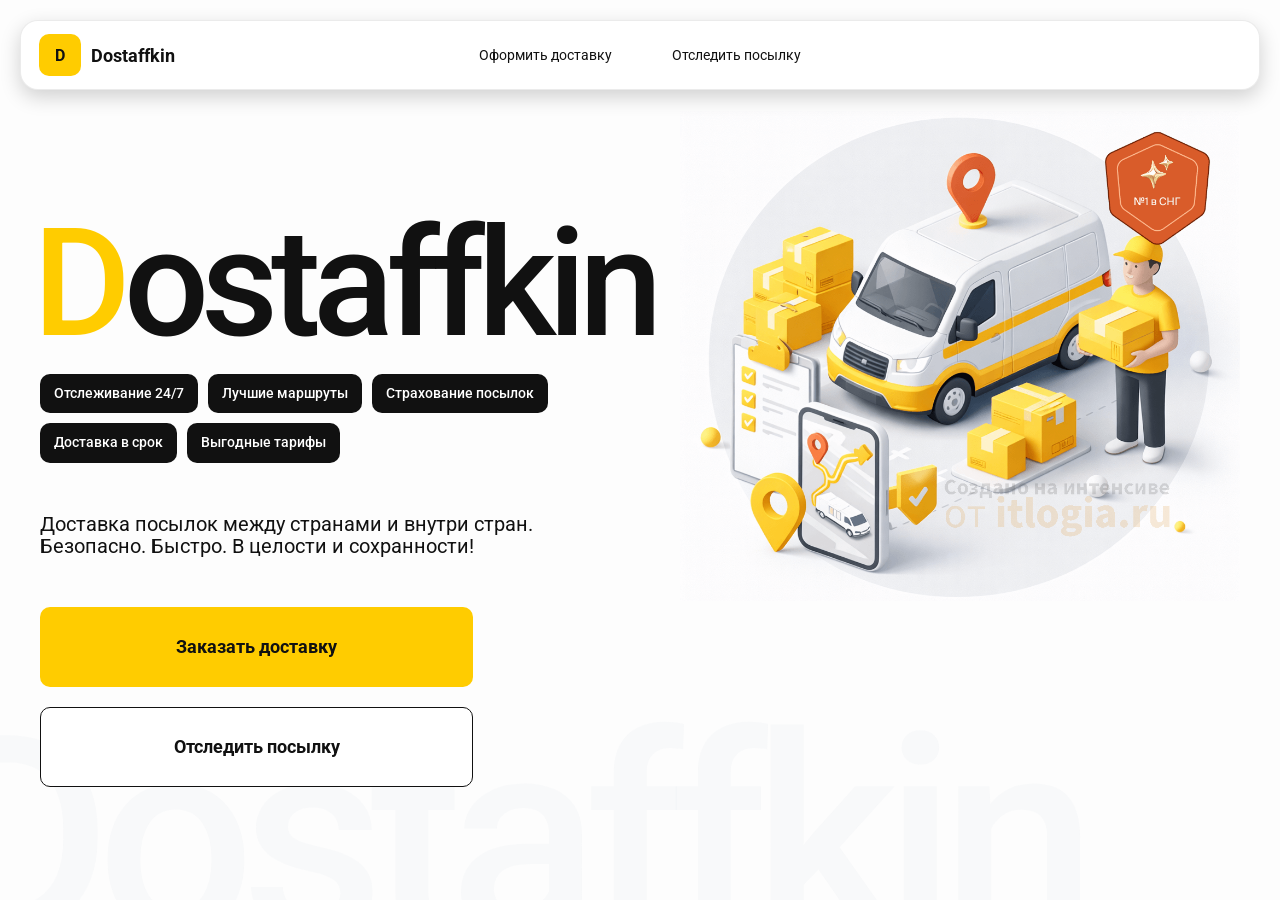
<file: index.html>
<!doctype html>
<html lang="ru">

<head>
    <meta charset="utf-8" />
    <meta name="viewport" content="width=device-width,initial-scale=1,maximum-scale=1,user-scalable=0" />
    <title>Dostaffkin — Доставка посылок между странами и внутри стран. Безопасно. Быстро. В целости и сохранности!
    </title>
    <link href="styles/base.css" rel="stylesheet" />
    <link href="styles/base_adaptive.css" rel="stylesheet" />
    <link href="styles/index.css" rel="stylesheet" />
    <link href="styles/index_adaptive.css" rel="stylesheet" />
</head>

<body>
    <div class="container">
        <header class="header">
            <a class="header-brand" href="#">
                <div class="header-logo">D</div>
                <div class="header-title">Dostaffkin</div>
            </a>
            <nav class="header-menu">
                <a class="header-link" href="./order.html">Оформить <span>доставку</span></a>
                <a class="header-link" href="./track.html">Отследить <span>посылку</span></a>
            </nav>
        </header>
        <main class="main">
            <section class="main-info">
                <div class="main-title">
                    <span>D</span>ostaffkin
                </div>
                <div class="main-features">
                    <div class="main-feature">Отслеживание 24/7</div>
                    <div class="main-feature">Лучшие маршруты</div>
                    <div class="main-feature">Страхование посылок</div>
                    <div class="main-feature">Доставка в срок</div>
                    <div class="main-feature">Выгодные тарифы</div>
                </div>
                <div class="main-description">
                    Доставка посылок между странами и внутри стран.
                    Безопасно. Быстро. В целости и сохранности!
                </div>
                <div class="main-actions">
                    <a class="button" type="button" href="./order.html">Заказать доставку</a>
                    <a class="button button-white" type="button" href="./track.html">Отследить посылку</a>
                </div>
            </section>
            <div class="main-title-ghost">Dostaffkin</div>
            <section class="main-image">
                <img src="images/main-image.png" alt="Main image" />
            </section>
        </main>
    </div>

</body>
</body>

</html>
</file>
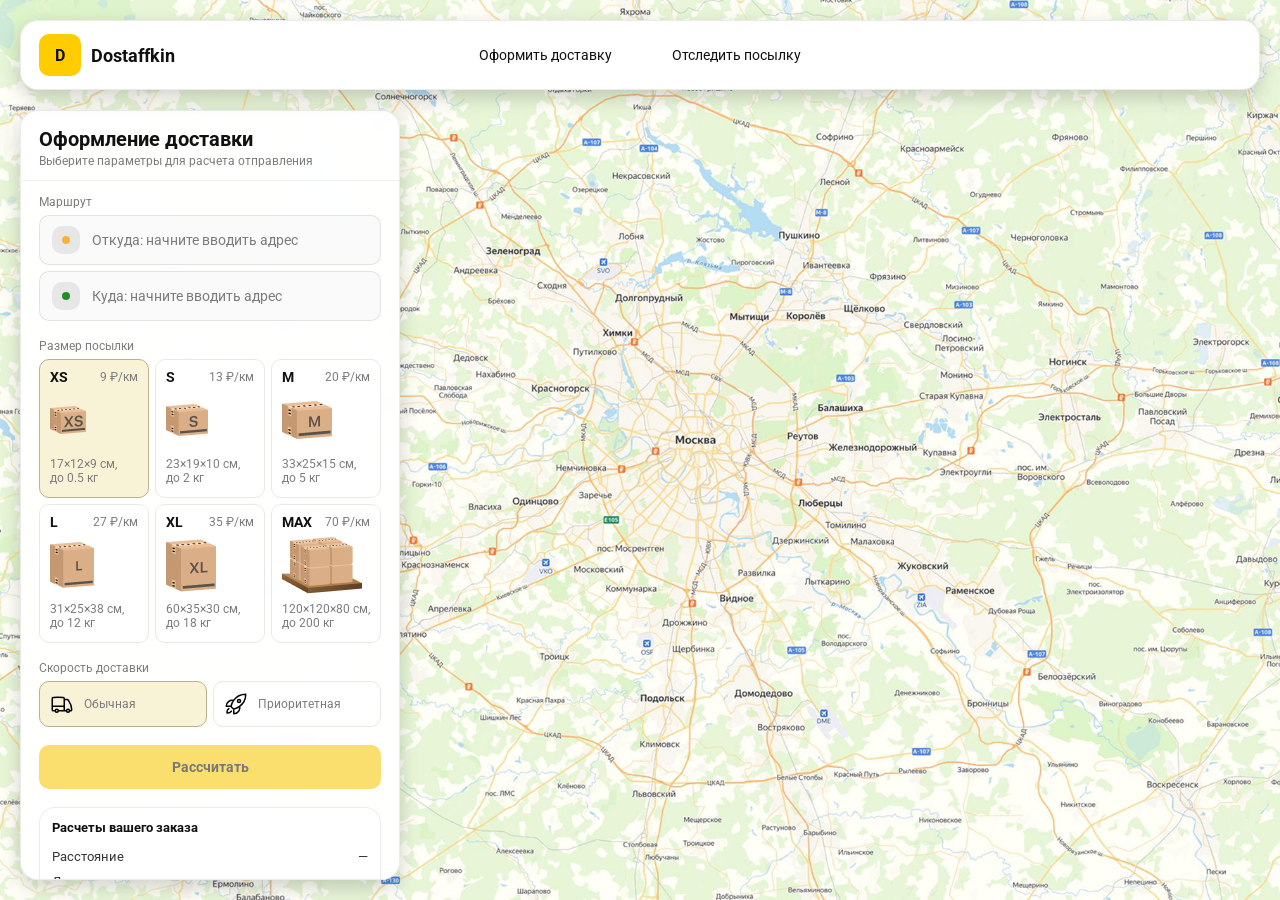
<file: order.html>
<!doctype html>
<html lang="ru">

<head>
    <meta charset="utf-8" />
    <meta name="viewport" content="width=device-width,initial-scale=1,maximum-scale=1,user-scalable=0" />
    <title>Оформление доставки</title>

    <link rel="stylesheet" href="styles/base.css" />
    <link rel="stylesheet" href="styles/base_adaptive.css" />

    <link rel="stylesheet" href="styles/order.css" />
    <link rel="stylesheet" href="styles/order_adaptive.css" />
</head>

<body>
    <div id="map"></div>
    <header class="header">
        <a class="header-brand" href="./index.html">
            <div class="header-logo">D</div>
            <div class="header-title">Dostaffkin</div>
        </a>
        <nav class="header-menu">
            <a class="header-link" href="#">Оформить <span>доставку</span></a>
            <a class="header-link" href="./track.html">Отследить <span>посылку</span></a>
        </nav>
    </header>
    <aside class="main" id="sidebar">

        <div class="main-header">
            <div class="main-title">Оформление доставки</div>
            <div class="main-text">Выберите параметры для расчета отправления</div>
        </div>
        <div class="main-content">
            <div class="main-route">
                <div class="main-block-title">Маршрут</div>
                <div class="main-fields">
                    <div class="main-field" id="fromField">
                        <div class="main-pin"></div>
                        <input id="from" placeholder="Откуда: начните вводить адрес" autocomplete="off" />
                        <div class="main-ac" id="fromAc" role="listbox" aria-label="Подсказки адресов"></div>
                    </div>

                    <div class="main-field" id="toField">
                        <div class="main-pin"></div>
                        <input id="to" placeholder="Куда: начните вводить адрес" autocomplete="off" />
                        <div class="main-ac" id="toAc" role="listbox" aria-label="Подсказки адресов"></div>
                    </div>
                </div>
            </div>
            <div class="main-package">
                <div class="main-block-title">Размер посылки</div>

                <div class="main-sizes">
                    <div class="main-size-card is-active" data-value="xs">
                        <div class="main-size-top">
                            <div class="main-size-label">XS</div>
                            <div class="main-size-rate">9 ₽/км</div>
                        </div>
                        <div class="main-size-media">
                            <img src="images/sizes/xs.png" alt="Короб XS" />
                        </div>
                        <div class="main-size-description">17×12×9 см,<br>до 0.5 кг</div>
                    </div>

                    <div class="main-size-card" data-value="s">
                        <div class="main-size-top">
                            <div class="main-size-label">S</div>
                            <div class="main-size-rate">13 ₽/км</div>
                        </div>
                        <div class="main-size-media">
                            <img src="images/sizes/s.png" alt="Короб S" />
                        </div>
                        <div class="main-size-description">23×19×10 см,<br>до 2 кг</div>
                    </div>

                    <div class="main-size-card" data-value="m">
                        <div class="main-size-top">
                            <div class="main-size-label">M</div>
                            <div class="main-size-rate">20 ₽/км</div>
                        </div>
                        <div class="main-size-media">
                            <img src="images/sizes/m.png" alt="Короб M" />
                        </div>
                        <div class="main-size-description">33×25×15 см,<br>до 5 кг</div>
                    </div>

                    <div class="main-size-card" data-value="l">
                        <div class="main-size-top">
                            <div class="main-size-label">L</div>
                            <div class="main-size-rate">27 ₽/км</div>
                        </div>
                        <div class="main-size-media">
                            <img src="images/sizes/l.png" alt="Короб L" />
                        </div>
                        <div class="main-size-description">31×25×38 см,<br>до 12 кг</div>
                    </div>

                    <div class="main-size-card" data-value="xl">
                        <div class="main-size-top">
                            <div class="main-size-label">XL</div>
                            <div class="main-size-rate">35 ₽/км</div>
                        </div>
                        <div class="main-size-media">
                            <img src="images/sizes/xl.png" alt="Короб XL" />
                        </div>
                        <div class="main-size-description">60×35×30 см,<br>до 18 кг</div>
                    </div>

                    <div class="main-size-card" data-value="max">
                        <div class="main-size-top">
                            <div class="main-size-label">MAX</div>
                            <div class="main-size-rate">70 ₽/км</div>
                        </div>
                        <div class="main-size-media main-size-media-palleta">
                            <img src="images/sizes/max.png" alt="Паллета" />
                        </div>
                        <div class="main-size-description">120×120×80 см,<br>до 200 кг</div>
                    </div>
                </div>
            </div>
           <div class="main-speed">
    <div class="main-block-title">Скорость доставки</div>

    <div class="main-speeds">
        <div class="main-speed-card is-active" data-value="regular">
            <img class="main-speed-media" src="images/icons/regular.svg" alt="Regular"/>
            <div class="main-speed-description">Обычная</div>
        </div>
        <div class="main-speed-card" data-value="fast">
            <img class="main-speed-media" src="images/icons/fast.svg" alt="Fast"/>
            <div class="main-speed-description">Приоритетная</div>
        </div>

    </div>
</div>
            <div class="main-calculate-block">
                <button id="calc" class="button calculate-button" type="button" disabled>Рассчитать</button>
            </div>
            <div class="main-result" id="result">
                <div class="main-result-title">Расчеты вашего заказа</div>
                <div class="main-result-lines">
                    <div class="main-result-line"><span>Расстояние</span><span id="distanceValue">—</span></div>
                    <div class="main-result-line"><span>Доставим через</span><span id="durationValue">—</span></div>
                    <div class="main-result-line"><span>Тариф</span><span id="rateValue">—</span></div>
                </div>
                <div class="main-price">
                    <div class="main-price-label">Итого</div>
                    <div class="main-price-value" id="totalValue">—</div>
                </div>
            </div>
            <div class="main-order-box">
                <div class="main-order-form" id="orderForm">
                    <div class="main-order-title">Оформление доставки</div>
                    <div class="main-block-info-row">
                        <div class="main-block-title">Контакты</div>
                        <div class="order-fields">
                            <div class="main-field">
                                <input id="customerName" placeholder="Ваше имя" autocomplete="off" />
                            </div>
                            <div class="main-field">
                                <input id="customerPhone" placeholder="Ваш телефон" autocomplete="off"
                                    inputmode="tel" />
                            </div>
                        </div>
                    </div>
                    <div class="main-block-info-row extra-info">
                        <div class="main-block-title">Дополнительная информация</div>
                        <div class="main-field textarea">
                            <textarea id="comment" placeholder="Детали доставки и комментарии"></textarea>
                        </div>
                    </div>
                    <button id="submit" class="button main-submit-request" type="button" disabled>Отправить
                        заявку
                    </button>
                </div>

                <div class="main-order-success" id="orderSuccess">
                    <div class="main-success-icon">✓</div>
                    <div class="main-success-title">Заявка отправлена!</div>
                    <div class="main-success-title">Номер отправления – <span id="orderId"></span></div>
                    <div class="main-success-subtitle">Мы скоро свяжемся с вами</div>
                </div>
            </div>
        </div>
    </aside>

</body>

</html>
</file>
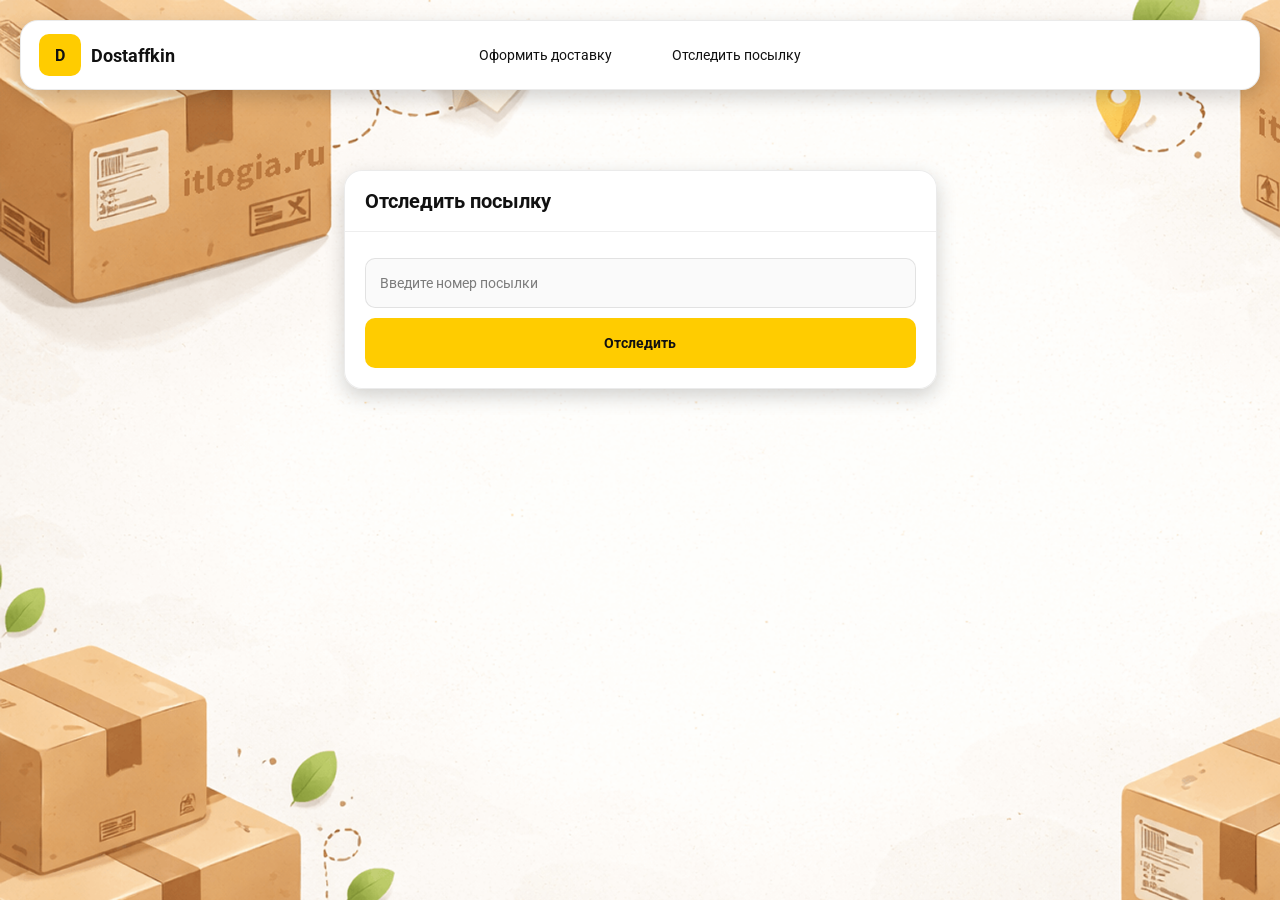
<file: track.html>
<!doctype html>
<html lang="ru">

<head>
    <meta charset="utf-8" />
    <meta name="viewport" content="width=device-width,initial-scale=1,maximum-scale=1,user-scalable=0" />
    <title>Отследить посылку</title>
    <link rel="stylesheet" href="styles/base.css" />
    <link rel="stylesheet" href="styles/base_adaptive.css" />

    <link rel="stylesheet" href="styles/track.css" />
    <link rel="stylesheet" href="styles/track_adaptive.css" />
</head>

<body>
    <div class="container">
        <header class="header">
            <a class="header-brand" href="./index.html">
                <div class="header-logo">D</div>
                <div class="header-title">Dostaffkin</div>
            </a>
            <nav class="header-menu">
                <a class="header-link" href="./order.html">Оформить <span>доставку</span></a>
                <a class="header-link" href="#">Отследить <span>посылку</span></a>
            </nav>
        </header>
        <main class="track-content">
            <section class="track-card track-search">
                <div class="track-title">Отследить посылку</div>
                <div class="track-action">
                    <div class="main-field track-field">
                        <input id="trackNumber" placeholder="Введите номер посылки" autocomplete="off" />
                    </div>
                    <button id="trackButton" class="button track-button" type="button">Отследить</button>
                </div>
            </section>
            <section class="track-card track-result" id="trackResult">
                <div class="track-result-header">
                    <div class="track-id" id="trackIdValue"></div>
                    <div class="track-routes">
                        <div class="track-route">
                            <div class="track-route-pin">
                                <svg xmlns="http://www.w3.org/2000/svg" fill="none" viewBox="0 0 24 24"
                                    stroke-width="1.5" stroke="orange" class="size-6">
                                    <path stroke-linecap="round" stroke-linejoin="round"
                                        d="M15 10.5a3 3 0 1 1-6 0 3 3 0 0 1 6 0Z" />
                                    <path stroke-linecap="round" stroke-linejoin="round"
                                        d="M19.5 10.5c0 7.142-7.5 11.25-7.5 11.25S4.5 17.642 4.5 10.5a7.5 7.5 0 1 1 15 0Z" />
                                </svg>
                            </div>
                            <div class="track-route-address" id="trackFromValue">
                                Откуда: Москва, улица Арбат, 1
                            </div>
                        </div>
                        <div class="track-route track-route-arrow">
                            <svg xmlns="http://www.w3.org/2000/svg" fill="none" viewBox="0 0 24 24" stroke-width="1.5"
                                stroke="currentColor" class="size-6">
                                <path stroke-linecap="round" stroke-linejoin="round"
                                    d="M19.5 13.5 12 21m0 0-7.5-7.5M12 21V3" />
                            </svg>
                        </div>
                        <div class="track-route">
                            <div class="track-route-pin">
                                <svg xmlns="http://www.w3.org/2000/svg" fill="none" viewBox="0 0 24 24"
                                    stroke-width="1.5" stroke="green" class="size-6">
                                    <path stroke-linecap="round" stroke-linejoin="round"
                                        d="M15 10.5a3 3 0 1 1-6 0 3 3 0 0 1 6 0Z" />
                                    <path stroke-linecap="round" stroke-linejoin="round"
                                        d="M19.5 10.5c0 7.142-7.5 11.25-7.5 11.25S4.5 17.642 4.5 10.5a7.5 7.5 0 1 1 15 0Z" />
                                </svg>
                            </div>
                            <div class="track-route-address" id="trackToValue">
                                Куда: Минск, проспект Независимости, 58
                            </div>
                        </div>
                    </div>
                </div>
                <div class="track-info">
                    <div class="track-status-title">Статус данной посылки:</div>
                    <div class="track-status-list" id="trackStatusList">


                        <div class="track-status created">
                            <img src="images/icons/created.svg" class="track-status-icon" alt="Created">
                            <div class="track-status-text">
                                <div class="track-status-text-state">Создан</div>
                                <div class="track-status-text-date">10.01.2026</div>
                            </div>
                        </div>

                        <div class="track-status in-way">
                            <img src="images/icons/in-way.svg" class="track-status-icon" alt="In way">
                            <div class="track-status-text">
                                <div class="track-status-text-state">В пути: Москва</div>
                                <div class="track-status-text-date">18.01.2026</div>
                            </div>
                        </div>

                        <div class="track-status ready">
                            <img src="images/icons/ready.svg" class="track-status-icon" alt="Ready">
                            <div class="track-status-text">
                                <div class="track-status-text-state">Готов к выдаче</div>
                                <div class="track-status-text-date">25.01.2026</div>
                            </div>
                        </div>

                        <div class="track-status done">
                            <img src="images/icons/done.svg" class="track-status-icon" alt="Done">
                            <div class="track-status-text">
                                <div class="track-status-text-state">Вручен</div>
                                <div class="track-status-text-date">27.01.2026</div>
                            </div>
                        </div>

                    </div>
                </div>
            </section>
        </main>
    </div>

</body>

</html>
</file>
<file: styles/base.css>
*, *::before, *::after {
    box-sizing: border-box;
}

@font-face {
    font-family: "Roboto";
    src: url("../fonts/Roboto-Regular.ttf");
    font-weight: normal;
}

@font-face {
    font-family: "Roboto";
    src: url("../fonts/Roboto-Bold.ttf");
    font-weight: bold;
}

@font-face {
    font-family: "Roboto";
    src: url("../fonts/Roboto-Medium.ttf");
    font-weight: 500;
}

html, body {
    margin: 0;
    color: #111111;
    font-family: "Roboto", sans-serif;
}

body {
    background: #FDFDFD;
}

.header {
    border-radius: 18px;
    box-shadow: 0 7px 20px 0 #0000002E;
    backdrop-filter: blur(10px);
    background: #ffffff;
    left: 20px;
    border: 1px solid rgba(0, 0, 0, 0.08);
    position: fixed;
    right: 20px;
    top: 20px;
    padding: 14px 18px;
    height: 70px;
    display: flex;
    align-items: center;
    z-index: 6;
}
  .header-brand {
    display: flex;
    align-items: center;
    text-decoration: none;
    gap: 10px;
}

.header-logo {
    width: 42px;
    height: 42px;
    border-radius: 10px;
    background: #FFCC00;
    display: grid;
    place-items: center;
    font-weight: bold;
    color: #111;
}

.header-title {
    font-size: 18px;
    font-weight: bold;
    color: #111111;
    text-decoration: none;
}
.header-menu {
    display: flex;
    align-items: center;
    gap: 60px;
    margin: 0;
    position: absolute;
    left: 50%;
    transform: translateX(-50%);
}

.header-link {
    font-size: 14px;
    color: #111111;
    text-decoration: none;
}
.button {
    border: 0;
    outline: none;
    height: 44px;
    border-radius: 10px;
    font-size: 14px;
    font-weight: bold;
    cursor: pointer;
    font-family: inherit;
    transition: transform .08s ease, opacity .12s ease;
    background: #FFCC00;
    color: #111111;
    text-align: center;
    text-decoration: none;
}

.button:hover {
    background-color: #E5BC19;
}

.button:disabled {
    cursor: not-allowed;
    background-color: #FADE6E;
    color: #787878;
    transform: none;
}

.button.button-white {
    background: #ffffff;
    border: 1px solid #111111;
}

.button.button-white:hover {
    background: rgb(241 241 241);
}
.main-field {
    display: flex;
    align-items: center;
    margin-top: 6px;
    gap: 10px;
    border: 1px solid #1111111A;
    background: #FAFAFA;
    border-radius: 10px;
    padding: 10px 12px;
    position: relative;
    box-sizing: border-box;
    height: 50px;
}

.main-field.textarea {
    height: auto;
}

.main-pin {
    width: 28px;
    height: 28px;
    border-radius: 10px;
    background: rgba(17, 17, 17, 0.08);
    display: grid;
    place-items: center;
    flex: 0 0 auto;
    position: relative;
}

.main-pin::before {
    content: "";
    width: 8px;
    height: 8px;
    border-radius: 999px;
    background: orange;
    opacity: .75;
    display: block;
}

.main-field:last-child .main-pin::before {
    background: green;
    opacity: .85;
}

input, textarea {
    width: 100%;
    border: 0;
    outline: none;
    background: transparent;
    font-size: 14px;
    color: #111111;
    font-family: inherit;
}

textarea {
    resize: vertical;
    min-height: 72px;
    padding: 2px 0;
}

input::placeholder, textarea::placeholder {
    color: #7C7C7C;
}

.main-field:focus-within {
    border-color: rgba(0, 0, 0, 0.20);
    box-shadow: 0 0 0 4px rgba(255, 204, 0, 0.35);
    background: rgba(255, 255, 255, 0.75);
}
</file>
<file: styles/base_adaptive.css>
@media (max-width: 767px) {
    .header {
        left: 10px;
        right: 10px;
        top: 10px;
    }

    .header-link span {
        display: none;
    }

    .header-menu {
        gap: 20px;
        justify-content: flex-start;
        margin: 0 0 0 30px;
        position: static;
        transform: none;
    }
}

@media (max-width: 420px) {
    .header-title {
        display: none;
    }
}

@media (max-width: 374px) {
    .header-menu {
        gap: 10px;
        margin: 0 0 0 10px;
    }
}
</file>
<file: styles/index.css>
.container {
    overflow: hidden;
    min-height: 100vh;
}
.main {
    padding: 111px 40px 40px;
    position: relative;
    display: flex;
}
.main-info {
    max-width: 840px;
    width: 100%;
    position: relative;
}
.main-title {
    margin-top: 98px;
    font-weight: 500;
    font-size: 200px;
    line-height: 1;
    letter-spacing: -0.05em;
    color: #111111;
    left: -15px;
    position: relative;
}

.main-title span {
    color: #ffcc00;
}
.main-features {
    margin-top: 15px;
    display: flex;
    flex-wrap: wrap;
    gap: 10px;
}

.main-feature {
    background: #111111;
    color: #ffffff;
    padding: 12px 14px;
    font-weight: 500;
    font-size: 14px;
    line-height: 1.1;
    border-radius: 10px;
}
.main-description {
    margin-top: 50px;
    max-width: 500px;
    font-size: 20px;
    line-height: 1.1;
    color: #111111;
}
.main-actions {
    margin-top: 50px;
    display: flex;
    flex-direction: column;
    gap: 20px;
}

.main-actions .button {
    height: 80px;
    width: 433px;
    font-size: 18px;
    font-weight: bold;
    place-items: center;
    display: grid;
}
.main-title-ghost {
    position: absolute;
    z-index: -1;
    left: -70px;
    bottom: -150px;
    font-weight: 500;
    font-size: 278px;
    line-height: 1;
    letter-spacing: -0.05em;
    color: #ECEDF04D;
}
.main-image {
    width: 1024px;
    top: 100px;
    z-index: -2;
}

.main-image img {
    width: 100%;
    max-width: 1024px;
    height: auto;
    display: block;
}
</file>
<file: styles/index_adaptive.css>
@media (max-width: 1760px) {
    .main-title {
        font-size: 150px;
        left: -7px;
    }

    .main-info {
        max-width: 640px;
    }
}
@media (max-width: 1200px) {
    .main-info {
        max-width: 540px;
    }

    .main {
        padding: 111px 20px 20px;
    }

    .main-title {
        font-size: 120px;
        left: -4px;
    }

    .main-title-ghost {
        font-size: 220px;
    }
}
@media (max-width: 1024px) {
    .main-title {
        margin-top: 30px;
    }

    .main {
        flex-direction: column-reverse;
    }

    .main-image {
        max-width: 350px;
        position: absolute;
        left: 370px;
        top: 370px;
    }

    .main-info {
        max-width: 100%;
    }

    .main-actions {
        gap: 10px;
    }

    .main-actions .button {
        height: 50px;
        font-size: 14px;
        width: auto;
        max-width: 300px;
    }

    .main-description {
        max-width: 350px;
    }
}
@media (max-width: 570px) {
    .main-title {
        font-size: 88px;
    }

    .main-description {
        max-width: 100%
    }

    .main-actions {
       width: 100%;
    }

    .main-actions .button {
        width: 100%;
        max-width: 100%
    }

    .main-image {
        max-width: 650px;
        position: absolute;
        left: 170px;
        top: 70px;
        opacity: 0.2;
    }
}
@media (max-width: 400px) {
    .main-title {
        font-size: 70px;
    }
}
</file>
<file: styles/order.css>
#map {
    background-image: url("../images/order-bg.png");
    background-size: cover;
    position: fixed;
    inset: 0;
}
.main {
    border-radius: 18px;
    box-shadow: 0 7px 20px 0 #0000002E;
    backdrop-filter: blur(10px);
    background: rgba(255, 255, 255, 0.96);
    left: 20px;
    border: 1px solid rgba(0, 0, 0, 0.08);
    position: fixed;
    top: 110px;
    bottom: 20px;
    width: 380px;
    display: flex;
    flex-direction: column;
    overflow: hidden;
    z-index: 5;
}
.main-header {
    padding: 18px 18px 12px 18px;
    border-bottom: 1px solid rgba(0, 0, 0, 0.06);
    display: flex;
    flex-direction: column;
}

.main-title {
    font-size: 20px;
    line-height: 100%;
    font-weight: bold;
}

.main-text {
    font-size: 12px;
    margin-top: 5px;
    color: #7C7C7C;
}
.main-content {
    padding: 14px 18px 18px 18px;
    overflow: auto;
    scrollbar-width: none;
    display: flex;
    flex-direction: column;
    gap: 18px;
    flex: 1;
}
.main-block-title {
    font-size: 12px;
    color: #7C7C7C;
}

.main-route .main-block-title,
.main-package .main-block-title {
    margin-bottom: 6px;
}
.main-sizes {
    display: grid;
    gap: 6px;
    grid-template-columns: repeat(3, 1fr);
}

.main-size-card {
    border: 1px solid #E8E8E7;
    background: #FFFFFF;
    border-radius: 10px;
    padding: 10px;
    cursor: pointer;
    user-select: none;
    transition: transform .08s ease, border-color .12s ease, background .12s ease;
    min-height: 139px;
}

.main-size-card:hover {
    transform: translateY(-1px);
}

.main-size-card.is-active {
    background-color: #F8F2D6;
    border-color: #B7B196;
}

.main-size-top {
    display: flex;
    align-items: center;
    justify-content: space-between;
}

.main-size-label {
    font-weight: bold;
    font-size: 14px;
    color: #111111;
    line-height: 100%;
}

.main-size-rate {
    font-size: 12px;
    color: #7C7C7C;
    line-height: 100%;
}

.main-size-media {
    margin-top: 8px;
    height: 57px;
}

.main-size-description {
    margin-top: 8px;
    font-size: 12px;
    color: #7C7C7C;
    line-height: 1.2;
}
.calculate-button {
    width: 100%;
}
.main-result {
    border: 1px solid rgba(0, 0, 0, 0.08);
    background: rgba(255, 255, 255, 0.75);
    border-radius: 16px;
    padding: 12px;
    line-height: 1.25;
}

.main-result-title {
    font-weight: bold;
    font-size: 13px;
    color: #111111;
    margin-bottom: 13px;
}

.main-result-lines {
    gap: 8px;
    display: flex;
    flex-direction: column;
}

.main-result-line {
    font-size: 13px;
    color: rgba(17, 17, 17, 0.85);
    display: flex;
    justify-content: space-between;
}

.main-price {
    margin-top: 18px;
    padding-top: 10px;
    border-top: 1px dashed rgba(0, 0, 0, 0.12);
    display: flex;
    align-items: baseline;
    justify-content: space-between;
}

.main-price-label {
    font-size: 12px;
    color: rgba(17, 17, 17, 0.55);
}

.main-price-value {
    font-size: 20px;
    font-weight: bold;
    color: #111111;
    letter-spacing: -0.3px;
}
.main-order-box {
    background: #ffffff;
    border: 1px solid #E8E8E7;
    border-radius: 10px;
    padding: 12px;
}

.main-order-title {
    margin-bottom: 8px;
    font-weight: bold;
    font-size: 14px;
    color: #111111;
}

.main-block-info {
    display: flex;
    flex-direction: column;
    gap: 6px;
}

.order-fields {
    display: grid;
    grid-template-columns: 1fr 1fr;
    column-gap: 10px;
    margin-top: 6px;
}

.main-block-info-row.extra-info {
    display: block;
    margin-top: 13px;
}

.main-submit-request {
    width: 100%;
    margin-top: 6px;
}

.main-order-success {
    display: none;
    text-align: center;
    padding: 22px 12px;
    gap: 12px;
}

.main-order-success.is-visible {
    display: flex;
    flex-direction: column;
    align-items: center;
}

.main-success-icon {
    width: 56px;
    height: 56px;
    border-radius: 50%;
    background: #16a34a;
    color: #ffffff;
    display: grid;
    place-items: center;
    font-size: 30px;
}

.main-success-title {
    font-size: 14px;
    font-weight: bold;
    color: #111111;
}

.main-success-subtitle {
    font-size: 12px;
    color: rgba(17, 17, 17, 0.55);
    line-height: 1.3;
}
.main-speed .main-block-title {
    margin-bottom: 6px;
}

.main-speeds {
    display: grid;
    gap: 6px;
    grid-template-columns: repeat(2, 1fr);
}

.main-speed-card {
    border: 1px solid #E8E8E7;
    background: #FFFFFF;
    border-radius: 10px;
    padding: 10px;
    cursor: pointer;
    user-select: none;
    transition: transform .08s ease, border-color .12s ease, background .12s ease;
    display: flex;
    align-items: center;
    gap: 10px;
}

.main-speed-card:hover {
    transform: translateY(-1px);
}

.main-speed-card.is-active {
    background-color: #F8F2D6;
    border-color: #B7B196;
}

.main-speed-description {
    font-size: 12px;
    color: #7C7C7C;
    line-height: 1.2;
}
</file>
<file: styles/order_adaptive.css>
@media (max-width: 767px) {
    .main {
        left: 10px;
        right: 10px;
        top: 50%;
        bottom: 12px;
        width: auto;
        max-width: none;
    }
}

@media (max-width: 420px) {
    .main-sizes {
        grid-template-columns: repeat(2, 1fr);
    }
}
</file>
<file: styles/track.css>
.container {
    background: #F4F4F4 url("../images/track-bg.png");
    background-size: cover;
    min-height: 100vh;
    padding: 170px 0 50px 0;
}
.track-content {
    width: 593px;
    margin: 0 auto;
}
.track-card {
    width: 100%;
    border-radius: 18px;
    box-shadow: 0 7px 20px 0 #0000002E;
    backdrop-filter: blur(10px);
    background: rgba(255, 255, 255, 0.96);
    border: 1px solid rgba(0, 0, 0, 0.08);
}

.track-title {
    font-size: 20px;
    line-height: 100%;
    font-weight: bold;
    border-bottom: 1px solid #EEEEEE;
    padding: 20px;
}

.track-action {
    padding: 20px;
}

.track-button {
    width: 100%;
    height: 50px;
}

.track-field {
    margin-bottom: 10px;
}
.track-result {
    margin-top: 5px;
    display: none;
}

.track-result.is-visible {
    display: block;
}

.track-result-header {
    font-weight: bold;
    font-size: 14px;
    color: #111111;
    padding: 20px;
    border-bottom: 1px solid #EEEEEE;
}

.track-id {
    margin-bottom: 12px;
    font-size: 20px;
}

.track-routes {
    display: flex;
    flex-direction: column;
    gap: 10px;
    font-weight: normal;
}

.track-route {
    display: flex;
    align-items: center;
    gap: 10px;
}

.track-route-pin {
    width: 24px;
    height: 24px;
    flex-shrink: 0;
}

.track-route-arrow {
    padding: 15px 0;
    width: 24px;
    height: 24px;
}

.track-info {
    padding: 20px;
}

.track-status {
    display: flex;
    align-items: center;
    font-size: 12px;
    gap: 10px;
}

.track-status-title {
    font-size: 14px;
    color: #111111;
    margin-bottom: 20px;
}

.track-status-list {
    display: flex;
    flex-direction: column;
    gap: 15px;
}

.track-status-icon {
    width: 40px;
    height: 40px;
    border-radius: 50%;
    background: rgba(17, 17, 17, 0.08);
    display: grid;
    place-items: center;
    flex: 0 0 auto;
}

.track-status.created .track-status-icon {
    background-color: #F1CB00;
}

.track-status.in-way .track-status-icon {
    background-color: #F08A11;
}

.track-status.ready .track-status-icon {
    background-color: #A35D0A;
}

.track-status.done .track-status-icon {
    background-color: #37C93B;
}

.track-status-text {
    display: flex;
    align-items: center;
    justify-content: space-between;
    color: #111111;
    font-size: 12px;
    flex: 1;
}

.track-status-date {
    color: rgba(17, 17, 17, 0.55);
}
</file>
<file: styles/track_adaptive.css>
@media (max-width: 767px) {
    .container {
        padding: 130px 0 50px 0;
    }

    .track-content {
        width: 100%;
        padding-left: 10px;
        padding-right: 10px;
    }

    .track-result-header {
        padding: 20px;
    }
}
</file>
